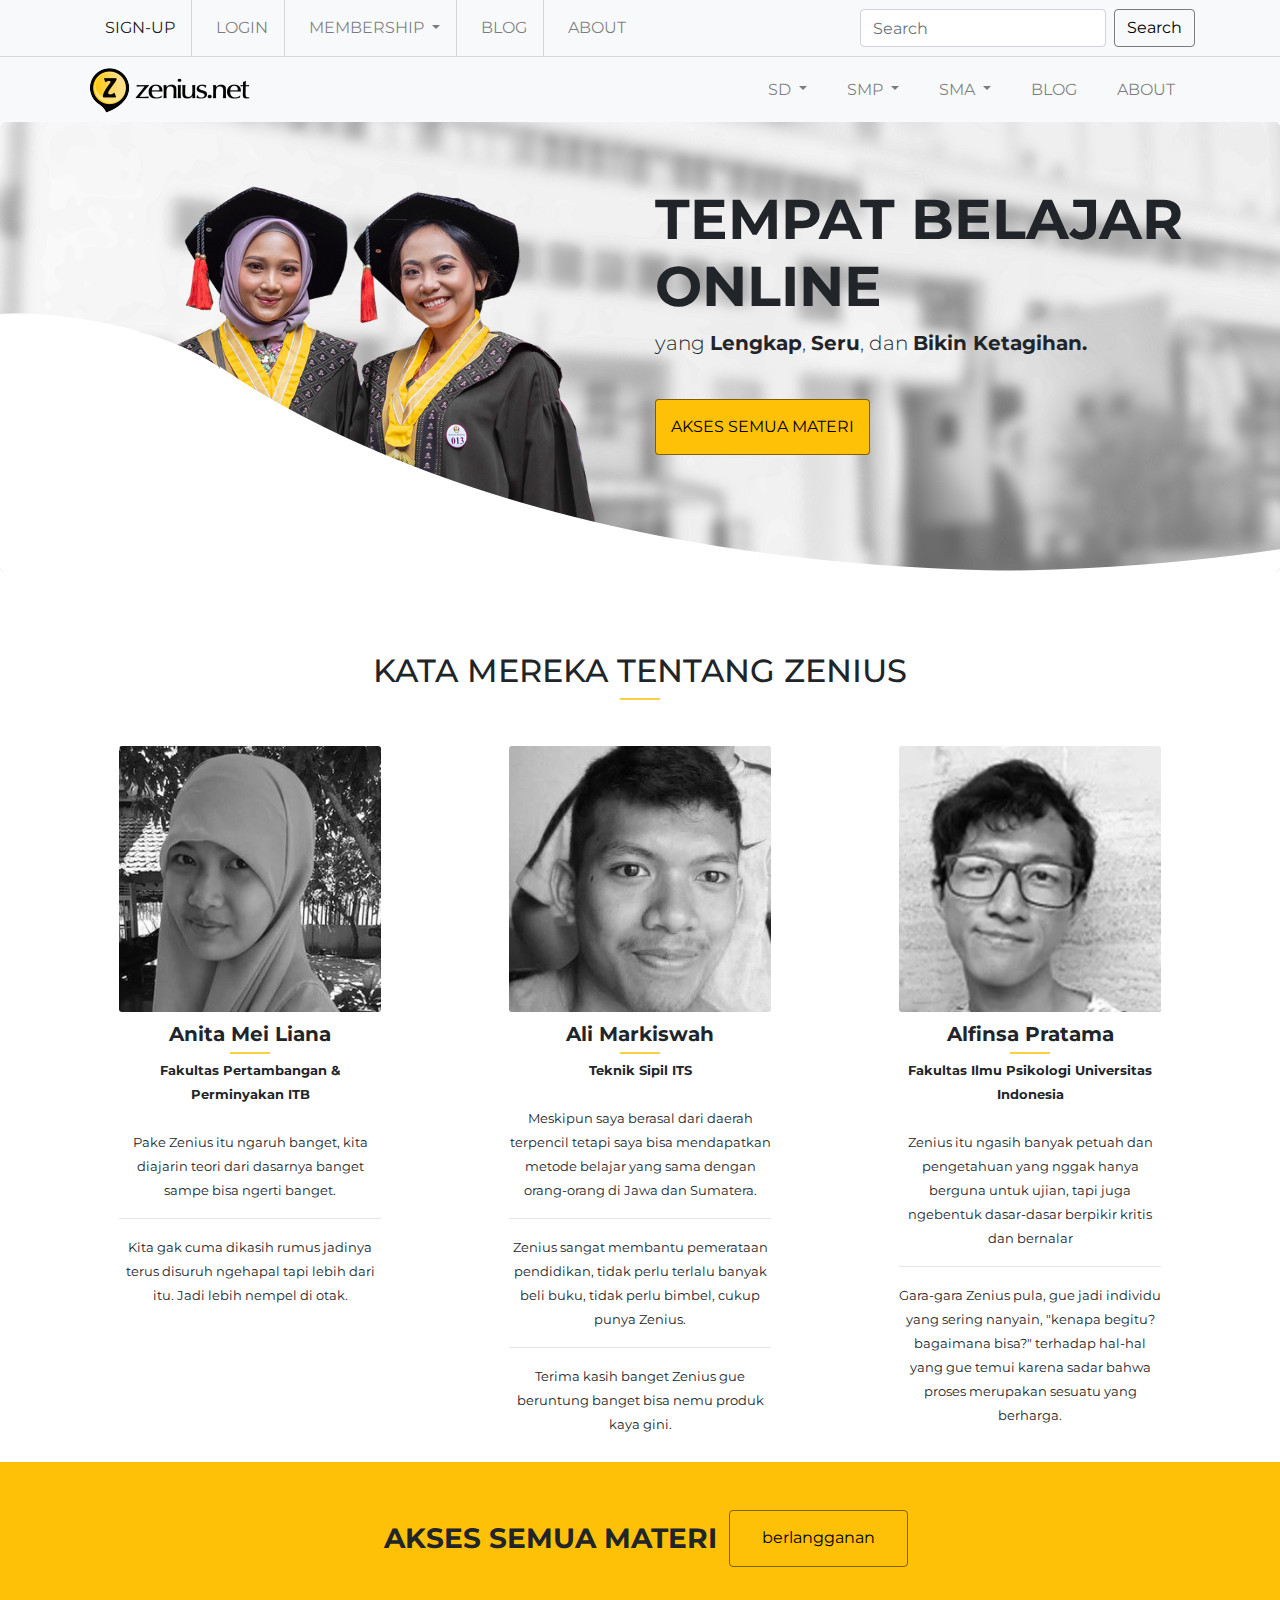
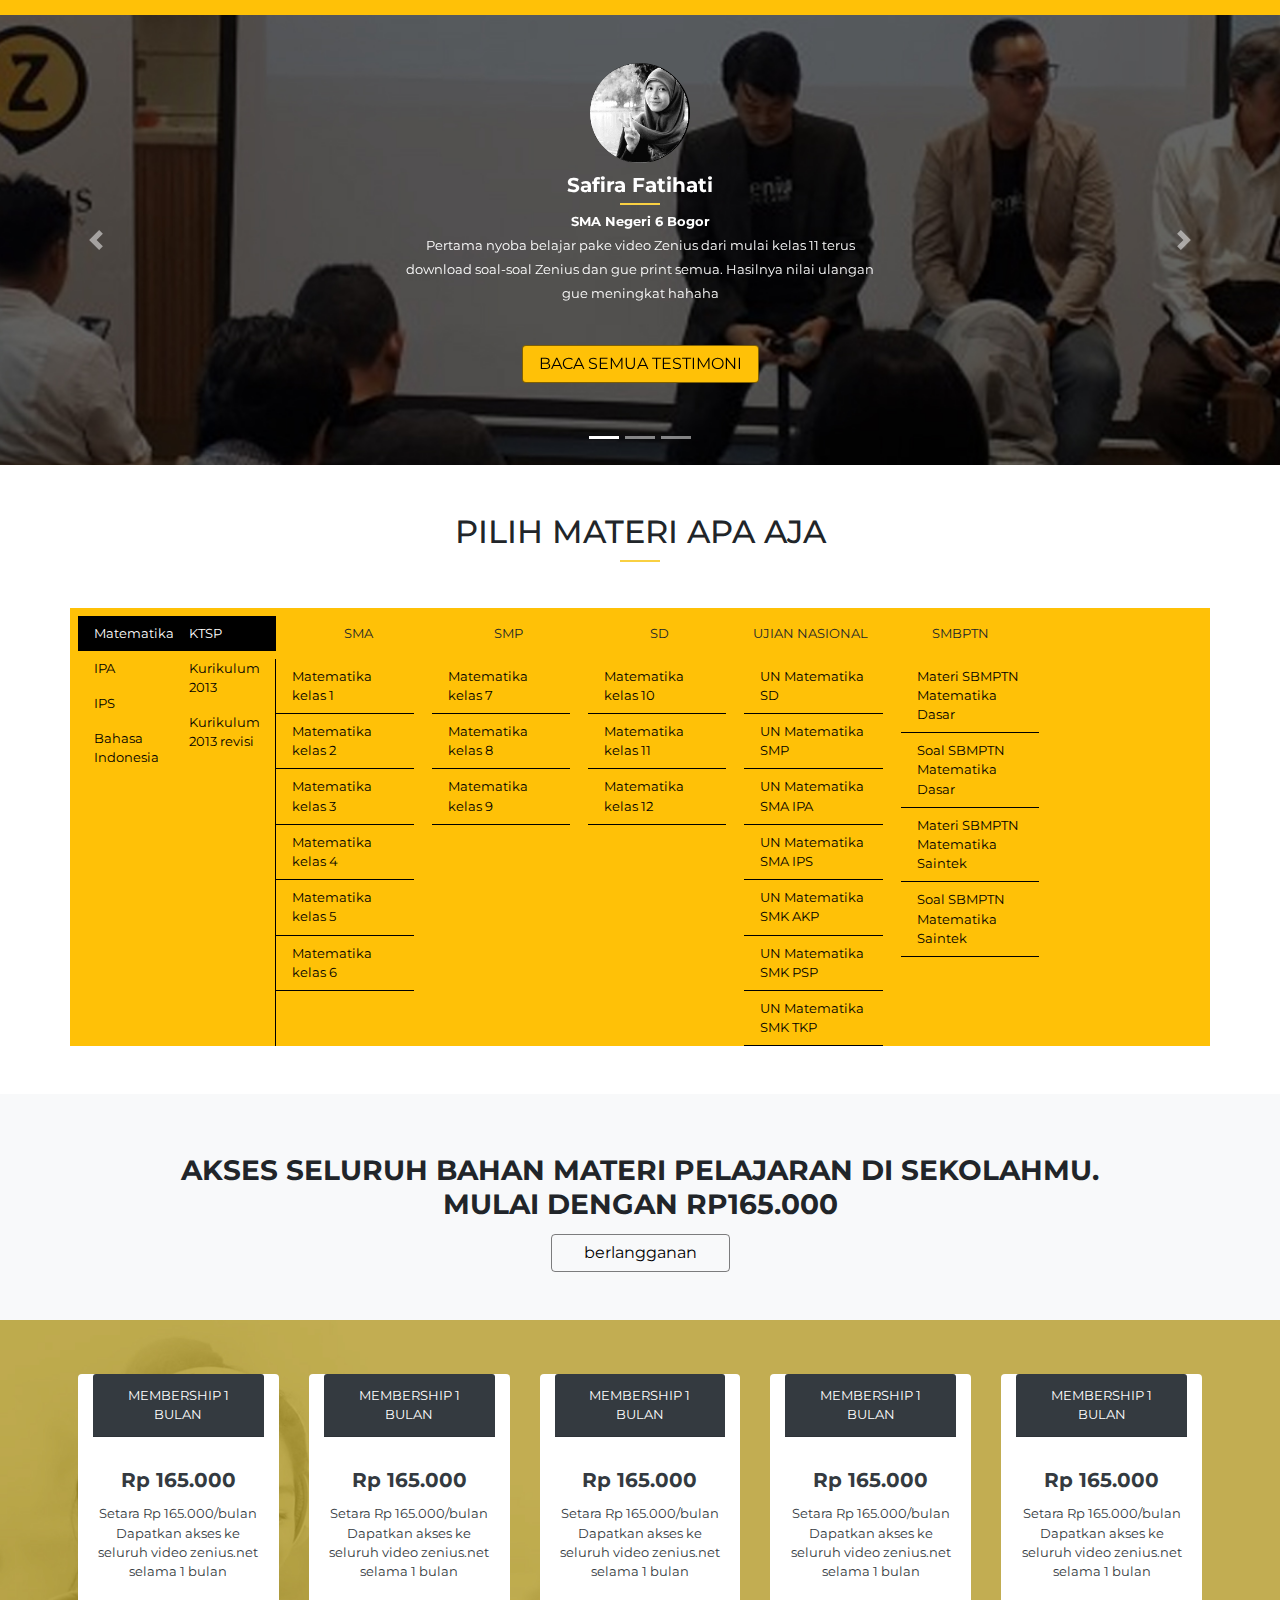
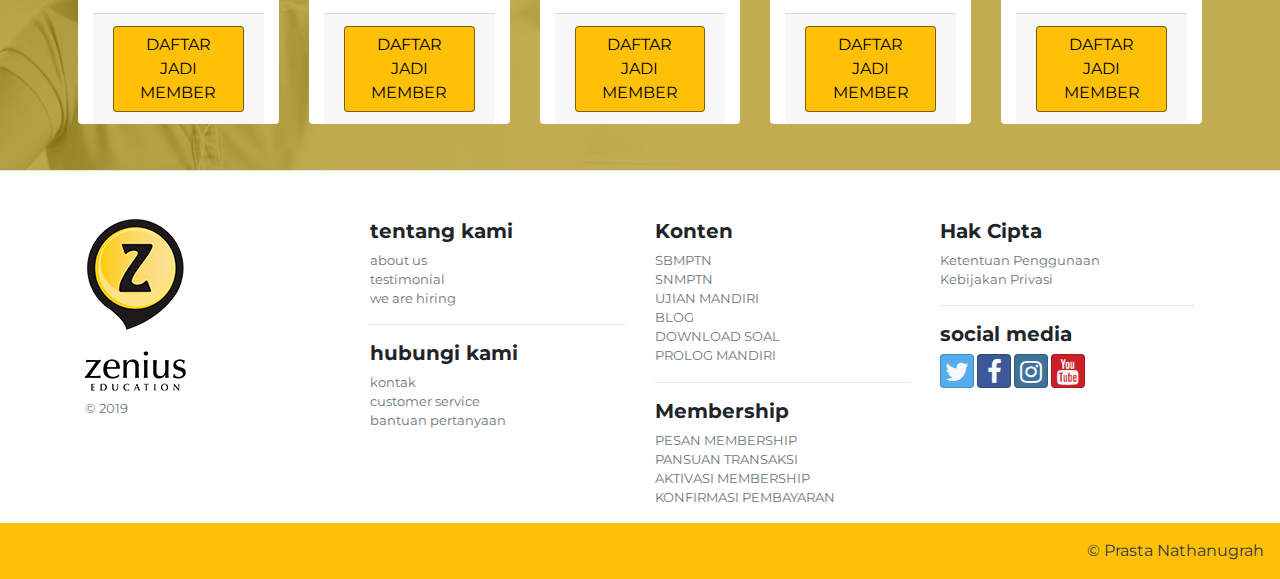
<file: index.html>
<!doctype html>
<html lang="en">
  <head>
    <!-- Required meta tags -->
    <meta charset="utf-8">
    <meta name="viewport" content="width=device-width, initial-scale=1, shrink-to-fit=no">

    <!-- Bootstrap CSS -->
    <link rel="stylesheet" href="css/custom.css">
    <link rel="stylesheet" href="css/animate.css">
    <link href="https://fonts.googleapis.com/css?family=Montserrat:300,400,600,700,900&display=swap" rel="stylesheet">
    <link rel="stylesheet" href="https://stackpath.bootstrapcdn.com/font-awesome/4.7.0/css/font-awesome.min.css">
    <link rel="stylesheet" href="css/bootstrap-social.css">
    <title>Zenius!</title>
  </head>
  <body>
    <nav class="navbar nav-top navbar-expand-lg  navbar-light bg-light">
      <div class="container">
        <a class="navbar-brand mobile-brand" href="#"><img src="img/logo-mobile.png" alt=""></a>
        <button class="navbar-toggler" type="button" data-toggle="collapse" data-target="#navbarSupportedContent" aria-controls="navbarSupportedContent" aria-expanded="false" aria-label="Toggle navigation">
          <span class="navbar-toggler-icon"></span>
        </button>
          <div class="collapse navbar-collapse" id="navbarSupportedContent">
            <ul class="navbar-nav mr-auto">
              <li class="nav-item active">
                <a class="nav-link" href="#">SIGN-UP <span class="sr-only">(current)</span></a>
              </li>
              <li class="nav-item">
                <a class="nav-link" href="#">LOGIN</a>
              </li>
              <li class="nav-item dropdown">
                <a class="nav-link dropdown-toggle" href="#" id="navbarDropdown1" role="button" data-toggle="dropdown" aria-haspopup="true" aria-expanded="false">
                  MEMBERSHIP
                </a>
                <div class="dropdown-menu" aria-labelledby="navbarDropdown1">
                  <a class="dropdown-item" >BELI</a>
                  <a class="dropdown-item" href="#">KONFIRMASI PEMBAYARAN</a>
                  <a class="dropdown-item" href="#">AKTIVASI</a>
                </div>
              </li>
              <li class="nav-item dropdown d-block d-lg-none">
                <a class="nav-link dropdown-toggle" href="http://example.com" id="navbarDropdownMenuLink" data-toggle="dropdown" aria-haspopup="true" aria-expanded="false">
                  SD
                </a>
                <ul class="dropdown-menu" aria-labelledby="navbarDropdownMenuLink">
                  <li class="dropdown-submenu">
                    <a class="dropdown-item dropdown-toggle" href="#">Kelas 1</a>
                    <ul class="dropdown-menu">
                      <li><a class="dropdown-item" href="#">Matematika</a></li>
                    </ul>
                  </li>
                  <li class="dropdown-submenu">
                    <a class="dropdown-item dropdown-toggle" href="#">Kelas 2</a>
                    <ul class="dropdown-menu">
                      <li><a class="dropdown-item" href="#">Matematika</a></li>
                    </ul>
                  </li>
                  <li class="dropdown-submenu">
                    <a class="dropdown-item dropdown-toggle" href="#">Kelas 3</a>
                    <ul class="dropdown-menu">
                      <li><a class="dropdown-item" href="#">Matematika</a></li>
                    </ul>
                  </li>
                  <li class="dropdown-submenu">
                    <a class="dropdown-item dropdown-toggle" href="#">Kelas 4</a>
                    <ul class="dropdown-menu">
                      <li><a class="dropdown-item" href="#">Matematika</a></li>
                    </ul>
                  </li>
                  <li class="dropdown-submenu">
                    <a class="dropdown-item dropdown-toggle" href="#">Kelas 5</a>
                    <ul class="dropdown-menu">
                      <li><a class="dropdown-item" href="#">Matematika</a></li>
                    </ul>
                  </li>
                  <li class="dropdown-submenu">
                    <a class="dropdown-item dropdown-toggle" href="#">Kelas 6</a>
                    <ul class="dropdown-menu">
                      <li><a class="dropdown-item" href="#">Matematika</a></li>
                    </ul>
                  </li>
                </ul>
              </li>
              <li class="nav-item dropdown d-block d-lg-none">
                <a class="nav-link dropdown-toggle" href="http://example.com" id="navbarDropdownMenuLink" data-toggle="dropdown" aria-haspopup="true" aria-expanded="false">
                  SMP
                </a>
                <ul class="dropdown-menu" aria-labelledby="navbarDropdownMenuLink">
                  <li class="dropdown-submenu">
                    <a class="dropdown-item dropdown-toggle" href="#">Kelas 7</a>
                    <ul class="dropdown-menu">
                      <li><a class="dropdown-item" href="#">Matematika</a></li>
                    </ul>
                  </li>
                  <li class="dropdown-submenu">
                    <a class="dropdown-item dropdown-toggle" href="#">Kelas 8</a>
                    <ul class="dropdown-menu">
                      <li><a class="dropdown-item" href="#">Matematika</a></li>
                    </ul>
                  </li>
                  <li class="dropdown-submenu">
                    <a class="dropdown-item dropdown-toggle" href="#">Kelas 9</a>
                    <ul class="dropdown-menu">
                      <li><a class="dropdown-item" href="#">Matematika</a></li>
                    </ul>
                  </li>
                </ul>
              </li>
              <li class="nav-item dropdown d-block d-lg-none">
                <a class="nav-link dropdown-toggle" href="http://example.com" id="navbarDropdownMenuLink" data-toggle="dropdown" aria-haspopup="true" aria-expanded="false">
                  SMP
                </a>
                <ul class="dropdown-menu" aria-labelledby="navbarDropdownMenuLink">
                  <li class="dropdown-submenu">
                    <a class="dropdown-item dropdown-toggle" href="#">Kelas 10</a>
                    <ul class="dropdown-menu">
                      <li><a class="dropdown-item" href="#">Matematika</a></li>
                    </ul>
                  </li>
                  <li class="dropdown-submenu">
                    <a class="dropdown-item dropdown-toggle" href="#">Kelas 11</a>
                    <ul class="dropdown-menu">
                      <li><a class="dropdown-item" href="#">Matematika</a></li>
                    </ul>
                  </li>
                  <li class="dropdown-submenu">
                    <a class="dropdown-item dropdown-toggle" href="#">Kelas 12</a>
                    <ul class="dropdown-menu">
                      <li><a class="dropdown-item" href="#">Matematika</a></li>
                    </ul>
                  </li>
                </ul>
              </li>
              <li class="nav-item">
                <a class="nav-link" href="#">BLOG</a>
              </li>
              <li class="nav-item">
                <a class="nav-link" href="#">ABOUT</a>
              </li>
            </ul>
            <form class="form-inline  my-2 my-lg-0">
              <input class="form-control mr-sm-2 md-12" type="search" placeholder="Search" aria-label="Search">
              <button class="btn btn-outline-warning button8 my-2 my-sm-0 ml-auto" type="submit">Search</button>
            </form>
          </div>
      </div>
    </nav>
    <nav class="navbar nav-bottom navbar-expand-lg d-none d-md-block navbar-light bg-light sticky-top">
      <div class="container">
        <a class="navbar-brand" href="#"><img src="img/logo.png" alt=""></a>
        <button class="navbar-toggler" type="button" data-toggle="collapse" data-target="#navbarSupportedContent" aria-controls="navbarSupportedContent" aria-expanded="false" aria-label="Toggle navigation">
          <span class="navbar-toggler-icon"></span>
        </button>
        <div class="collapse navbar-collapse" id="navbarSupportedContent">
          <ul class="navbar-nav ml-auto">
            <li class="nav-item big-menu dropdown">
              <a class="nav-link  dropdown-toggle" href="#" id="navbarDropdown" role="button" data-toggle="dropdown" aria-haspopup="true" aria-expanded="false">
                SD
              </a>
              <div class="dropdown-menu" aria-labelledby="navbarDropdown">
                <div class="container">
                  <div class="row ">
                    <!-- /.col-md-4  -->
                    <div class="col-md-3  ">
                      <a href="">
                        <img src="img/sd.jpg" alt="" class="mt-25  img-fluid">
                      </a>

                    </div>
                    <!-- /.col-md-4  -->
                    <div class="col-md-3 separator">
                      <ul class="nav flex-column tab-opt selector">
                          <li class="nav-item ">
                            <a class="nav-link active"  href="#tab-1" data-toggle="tab" >SD Kelas 1</a>
                          </li>
                          <li class="nav-item">
                            <a class="nav-link "  href="#tab-2" data-toggle="tab">SD Kelas 2</a>
                          </li>
                          <li class="nav-item">
                            <a class="nav-link"   href="#tab-3" data-toggle="tab">SD Kelas 3</a>
                          </li>
                          <li class="nav-item">
                            <a class="nav-link"  href="#tab-4" data-toggle="tab">SD Kelas 4</a>
                          </li>
                          <li class="nav-item">
                            <a class="nav-link"  href="#tab-5" data-toggle="tab">SD Kelas 5</a>
                          </li>
                          <li class="nav-item">
                            <a class="nav-link"  href="#tab-6" data-toggle="tab">SD Kelas 6</a>
                          </li>
                          <li class="nav-item">
                            <a class="nav-link"  href="#tab-7" data-toggle="tab">UN SD</a>
                          </li>
                      </ul>
                    </div>
                    <!-- /.col-md-4  -->
                    <div class="col-md-6 tab-content ">
                      <div class="tab-pane active" id="tab-1">
                        <div class="sub-header">
                          kelas 1 SD
                        </div>
                        <ul class="nav flex-column">
                            <li class="nav-item">
                              <a class="nav-link active" href="#">Matematika</a>
                            </li>
                        </ul>
                      </div>
                      <div class="tab-pane" id="tab-2">
                        <div class="sub-header">
                          kelas 2 SD
                        </div>
                        <ul class="nav flex-column">

                            <li class="nav-item">
                              <a class="nav-link" href="#">Matematika</a>
                            </li>
                        </ul>
                      </div>
                      <div class="tab-pane" id="tab-3">
                        <div class="sub-header">
                          kelas 3 SD
                        </div>
                        <ul class="nav flex-column">
                          <li class="nav-item">
                            <a class="nav-link" href="#">Matematika</a>
                          </li>
                        </ul>
                      </div>
                      <div class="tab-pane" id="tab-4">
                        <div class="sub-header">
                          kelas 4 SD
                        </div>
                        <ul class="nav flex-column">
                            <li class="nav-item">
                              <a class="nav-link" href="#">Matematika</a>
                            </li>
                            <li class="nav-item">
                              <a class="nav-link" href="#">Sains</a>
                            </li>
                            <li class="nav-item">
                              <a class="nav-link" href="#">Bahasa Inggris</a>
                            </li>
                        </ul>
                      </div>
                      <div class="tab-pane" id="tab-5">
                        <div class="sub-header">
                          kelas 5 SD
                        </div>
                        <ul class="nav flex-column">
                            <li class="nav-item">
                              <a class="nav-link" href="#">Matematika</a>
                            </li>
                            <li class="nav-item">
                              <a class="nav-link" href="#">Sains</a>
                            </li>
                            <li class="nav-item">
                              <a class="nav-link" href="#">Bahasa Inggris</a>
                            </li>
                        </ul>
                      </div>
                      <div class="tab-pane" id="tab-6">
                        <div class="sub-header">
                          kelas 6 SD
                        </div>
                        <ul class="nav flex-column">
                            <li class="nav-item">
                              <a class="nav-link" href="#">Matematika</a>
                            </li>
                            <li class="nav-item">
                              <a class="nav-link" href="#">Sains</a>
                            </li>
                            <li class="nav-item">
                              <a class="nav-link" href="#">Bahasa Indonesia</a>
                            </li>
                            <li class="nav-item">
                              <a class="nav-link" href="#">Bahasa Inggris</a>
                            </li>
                        </ul>
                      </div>
                      <div class="tab-pane" id="tab-7">
                        <div class="sub-header">
                          UN SD
                        </div>
                        <ul class="nav flex-column">
                            <li class="nav-item">
                              <a class="nav-link" href="#">UN SD Matematika</a>
                            </li>
                            <li class="nav-item">
                              <a class="nav-link" href="#">UN SD Sains</a>
                            </li>
                            <li class="nav-item">
                              <a class="nav-link" href="#">UN SD Bahasa Indonesia</a>
                            </li>
                        </ul>
                      </div>
                    </div>
                  </div>
                </div>
                <!--  /.container  -->
              </div>
            </li>
            <li class="nav-item big-menu dropdown">
              <a class="nav-link  dropdown-toggle" href="#" id="navbarDropdown" role="button" data-toggle="dropdown" aria-haspopup="true" aria-expanded="false">
                SMP
              </a>
              <div class="dropdown-menu" aria-labelledby="navbarDropdown">
                <div class="container">
                  <div class="row ">
                    <!-- /.col-md-4  -->
                    <div class="col-md-3  ">
                      <a href="">
                        <img src="img/smp.jpg" alt="" class="mt-25 img-fluid">
                      </a>

                    </div>
                    <!-- /.col-md-4  -->
                    <div class="col-md-3 separator">
                      <ul class="nav flex-column selector">
                          <li class="nav-item ">
                            <a class="nav-link active" id="kelas7" href="#tab-8" data-toggle="tab" >Kelas 7</a>
                          </li>
                          <li class="nav-item">
                            <a class="nav-link " id="kelas8" href="#tab-9" data-toggle="tab">Kelas 8</a>
                          </li>
                          <li class="nav-item">
                            <a class="nav-link" id="kelas9"  href="#tab-10" data-toggle="tab">Kelas 9</a>
                          </li>
                          <li class="nav-item">
                            <a class="nav-link" id="kelas9a" href="#tab-11" data-toggle="tab">UN SMP</a>
                          </li>
                      </ul>
                    </div>
                    <!-- /.col-md-4  -->
                    <div class="col-md-6 tab-content ">
                      <div class="tab-pane active" id="tab-8">
                        <div class="row">
                          <div class="col-md-6">
                            <div class="sub-header">
                              KTSP
                            </div>
                            <ul class="nav flex-column">
                                <li class="nav-item">
                                  <a class="nav-link active" href="#">Matematika</a>
                                </li>
                                <li class="nav-item">
                                  <a class="nav-link active" href="#">Bahasa Inggris</a>
                                </li>
                                <li class="nav-item">
                                  <a class="nav-link active" href="#">Fisika</a>
                                </li>
                                <li class="nav-item">
                                  <a class="nav-link active" href="#">Biologi</a>
                                </li>
                                <li class="nav-item">
                                  <a class="nav-link active" href="#">Bahasa Indonesia</a>
                                </li>
                            </ul>
                          </div>
                          <div class="col-md-6">
                            <div class="sub-header">
                              Kurikulum 2013
                            </div>
                            <ul class="nav flex-column">
                                <li class="nav-item">
                                  <a class="nav-link active" href="#">Matematika</a>
                                </li>
                                <li class="nav-item">
                                  <a class="nav-link active" href="#">Bahasa Inggris</a>
                                </li>
                                <li class="nav-item">
                                  <a class="nav-link active" href="#">IPA</a>
                                </li>
                                <li class="nav-item">
                                  <a class="nav-link active" href="#">Bahasa Indonesia</a>
                                </li>
                            </ul>
                          </div>
                        </div>
                      </div>
                      <div class="tab-pane" id="tab-9">
                        <div class="row">
                          <div class="col-md-6">
                            <div class="sub-header">
                              KTSP
                            </div>
                            <ul class="nav flex-column">
                                <li class="nav-item">
                                  <a class="nav-link active" href="#">Matematika</a>
                                </li>
                                <li class="nav-item">
                                  <a class="nav-link active" href="#">Bahasa Inggris</a>
                                </li>
                                <li class="nav-item">
                                  <a class="nav-link active" href="#">Fisika</a>
                                </li>
                                <li class="nav-item">
                                  <a class="nav-link active" href="#">Biologi</a>
                                </li>
                                <li class="nav-item">
                                  <a class="nav-link active" href="#">Bahasa Indonesia</a>
                                </li>
                            </ul>
                          </div>
                          <div class="col-md-6">
                            <div class="sub-header">
                              Kurikulum 2013
                            </div>
                            <ul class="nav flex-column">
                                <li class="nav-item">
                                  <a class="nav-link active" href="#">Matematika</a>
                                </li>
                                <li class="nav-item">
                                  <a class="nav-link active" href="#">Bahasa Inggris</a>
                                </li>
                                <li class="nav-item">
                                  <a class="nav-link active" href="#">IPA</a>
                                </li>
                                <li class="nav-item">
                                  <a class="nav-link active" href="#">Bahasa Indonesia</a>
                                </li>
                            </ul>
                          </div>
                        </div>
                      </div>
                      <div class="tab-pane" id="tab-10">
                        <div class="row">
                          <div class="col-md-6">
                            <div class="sub-header">
                              KTSP
                            </div>
                            <ul class="nav flex-column">
                                <li class="nav-item">
                                  <a class="nav-link active" href="#">Matematika</a>
                                </li>
                                <li class="nav-item">
                                  <a class="nav-link active" href="#">Bahasa Inggris</a>
                                </li>
                                <li class="nav-item">
                                  <a class="nav-link active" href="#">Fisika</a>
                                </li>
                                <li class="nav-item">
                                  <a class="nav-link active" href="#">Biologi</a>
                                </li>
                                <li class="nav-item">
                                  <a class="nav-link active" href="#">Bahasa Indonesia</a>
                                </li>
                            </ul>
                          </div>
                          <div class="col-md-6">
                            <div class="sub-header">
                              Kurikulum 2013
                            </div>
                            <ul class="nav flex-column">
                                <li class="nav-item">
                                  <a class="nav-link active" href="#">Matematika</a>
                                </li>
                                <li class="nav-item">
                                  <a class="nav-link active" href="#">Bahasa Inggris</a>
                                </li>
                                <li class="nav-item">
                                  <a class="nav-link active" href="#">IPA</a>
                                </li>
                                <li class="nav-item">
                                  <a class="nav-link active" href="#">Bahasa Indonesia</a>
                                </li>
                            </ul>
                          </div>
                        </div>
                      </div>
                      <div class="tab-pane" id="tab-11">
                        <div class="row">
                          <div class="col-md-6">
                            <div class="sub-header">
                              Persiapan per Bab
                            </div>
                            <ul class="nav flex-column">
                                <li class="nav-item">
                                  <a class="nav-link active" href="#">Matematika</a>
                                </li>
                                <li class="nav-item">
                                  <a class="nav-link active" href="#">Bahasa Inggris</a>
                                </li>
                                <li class="nav-item">
                                  <a class="nav-link active" href="#">IPA</a>
                                </li>
                            </ul>
                          </div>
                          <div class="col-md-6">
                            <div class="sub-header">
                              Soal UN SMP
                            </div>
                            <ul class="nav flex-column">
                                <li class="nav-item">
                                  <a class="nav-link active" href="#">UN SMP Matematika</a>
                                </li>
                                <li class="nav-item">
                                  <a class="nav-link active" href="#">UN SMPBahasa Inggris</a>
                                </li>
                                <li class="nav-item">
                                  <a class="nav-link active" href="#">UN SMP IPA</a>
                                </li>
                                <li class="nav-item">
                                  <a class="nav-link active" href="#">UN SMP Bahasa Indonesia</a>
                                </li>
                            </ul>
                          </div>
                        </div>
                      </div>
                    </div>
                  </div>
                </div>
                <!--  /.container  -->
              </div>
            </li>
            <li class="nav-item big-menu dropdown">
              <a class="nav-link  dropdown-toggle" href="#" id="navbarDropdown" role="button" data-toggle="dropdown" aria-haspopup="true" aria-expanded="false">
                SMA
              </a>
              <div class="dropdown-menu" aria-labelledby="navbarDropdown">
                <div class="container">
                  <div class="row ">
                    <!-- /.col-md-4  -->
                    <div class="col-md-3  ">
                      <a href="">
                        <img src="img/sma.jpg" alt="" class="mt-25 img-fluid">
                      </a>

                    </div>
                    <!-- /.col-md-4  -->
                    <div class="col-md-3 separator">
                      <ul class="nav flex-column selector">
                          <li class="nav-item ">
                            <a class="nav-link active" id="kelas10" href="#tab-12" data-toggle="tab" >Kelas 10</a>
                          </li>
                          <li class="nav-item">
                            <a class="nav-link " id="kelas11" href="#tab-13" data-toggle="tab">Kelas 11</a>
                          </li>
                          <li class="nav-item">
                            <a class="nav-link" id="kelas12"  href="#tab-14" data-toggle="tab">Kelas 12</a>
                          </li>
                          <li class="nav-item">
                            <a class="nav-link" id="kelas9a" href="#tab-15" data-toggle="tab">UN SMA</a>
                          </li>
                          <li class="nav-item">
                            <a class="nav-link" id="kelas9a" href="#tab-16" data-toggle="tab">UN SMK</a>
                          </li>
                      </ul>
                    </div>
                    <!-- /.col-md-4  -->
                    <div class="col-md-6 tab-content ">
                      <div class="tab-pane active" id="tab-12">
                        <div class="row">
                          <div class="col-md-6">
                            <div class="sub-header">
                              KTSP
                            </div>
                            <ul class="nav flex-column">
                                <li class="nav-item">
                                  <a class="nav-link active" href="#">Matematika</a>
                                </li>
                                <li class="nav-item">
                                  <a class="nav-link active" href="#">Bahasa Inggris</a>
                                </li>
                                <li class="nav-item">
                                  <a class="nav-link active" href="#">Fisika</a>
                                </li>
                                <li class="nav-item">
                                  <a class="nav-link active" href="#">Biologi</a>
                                </li>
                                <li class="nav-item">
                                  <a class="nav-link active" href="#">Bahasa Indonesia</a>
                                </li>
                            </ul>
                          </div>
                          <div class="col-md-6">
                            <div class="sub-header">
                              Kurikulum 2013
                            </div>
                            <ul class="nav flex-column">
                                <li class="nav-item">
                                  <a class="nav-link active" href="#">Matematika</a>
                                </li>
                                <li class="nav-item">
                                  <a class="nav-link active" href="#">Bahasa Inggris</a>
                                </li>
                                <li class="nav-item">
                                  <a class="nav-link active" href="#">IPA</a>
                                </li>
                                <li class="nav-item">
                                  <a class="nav-link active" href="#">Bahasa Indonesia</a>
                                </li>
                            </ul>
                          </div>
                        </div>
                      </div>
                      <div class="tab-pane" id="tab-13">
                        <div class="row">
                          <div class="col-md-6">
                            <div class="sub-header">
                              KTSP
                            </div>
                            <ul class="nav flex-column">
                                <li class="nav-item">
                                  <a class="nav-link active" href="#">Matematika</a>
                                </li>
                                <li class="nav-item">
                                  <a class="nav-link active" href="#">Bahasa Inggris</a>
                                </li>
                                <li class="nav-item">
                                  <a class="nav-link active" href="#">Fisika</a>
                                </li>
                                <li class="nav-item">
                                  <a class="nav-link active" href="#">Biologi</a>
                                </li>
                                <li class="nav-item">
                                  <a class="nav-link active" href="#">Bahasa Indonesia</a>
                                </li>
                            </ul>
                          </div>
                          <div class="col-md-6">
                            <div class="sub-header">
                              Kurikulum 2013
                            </div>
                            <ul class="nav flex-column">
                                <li class="nav-item">
                                  <a class="nav-link active" href="#">Matematika</a>
                                </li>
                                <li class="nav-item">
                                  <a class="nav-link active" href="#">Bahasa Inggris</a>
                                </li>
                                <li class="nav-item">
                                  <a class="nav-link active" href="#">IPA</a>
                                </li>
                                <li class="nav-item">
                                  <a class="nav-link active" href="#">Bahasa Indonesia</a>
                                </li>
                            </ul>
                          </div>
                        </div>
                      </div>
                      <div class="tab-pane" id="tab-14">
                        <div class="row">
                          <div class="col-md-6">
                            <div class="sub-header">
                              KTSP
                            </div>
                            <ul class="nav flex-column">
                                <li class="nav-item">
                                  <a class="nav-link active" href="#">Matematika</a>
                                </li>
                                <li class="nav-item">
                                  <a class="nav-link active" href="#">Bahasa Inggris</a>
                                </li>
                                <li class="nav-item">
                                  <a class="nav-link active" href="#">Fisika</a>
                                </li>
                                <li class="nav-item">
                                  <a class="nav-link active" href="#">Biologi</a>
                                </li>
                                <li class="nav-item">
                                  <a class="nav-link active" href="#">Bahasa Indonesia</a>
                                </li>
                            </ul>
                          </div>
                          <div class="col-md-6">
                            <div class="sub-header">
                              Kurikulum 2013
                            </div>
                            <ul class="nav flex-column">
                                <li class="nav-item">
                                  <a class="nav-link active" href="#">Matematika</a>
                                </li>
                                <li class="nav-item">
                                  <a class="nav-link active" href="#">Bahasa Inggris</a>
                                </li>
                                <li class="nav-item">
                                  <a class="nav-link active" href="#">IPA</a>
                                </li>
                                <li class="nav-item">
                                  <a class="nav-link active" href="#">Bahasa Indonesia</a>
                                </li>
                            </ul>
                          </div>
                        </div>
                      </div>
                      <div class="tab-pane" id="tab-15">
                        <div class="row">
                          <div class="col-md-6">
                            <div class="sub-header">
                              Persiapan per Bab
                            </div>
                            <ul class="nav flex-column">
                                <li class="nav-item">
                                  <a class="nav-link active" href="#">Matematika</a>
                                </li>
                                <li class="nav-item">
                                  <a class="nav-link active" href="#">Bahasa Inggris</a>
                                </li>
                                <li class="nav-item">
                                  <a class="nav-link active" href="#">IPA</a>
                                </li>
                            </ul>
                          </div>
                          <div class="col-md-6">
                            <div class="sub-header">
                              Soal UN SMP
                            </div>
                            <ul class="nav flex-column">
                                <li class="nav-item">
                                  <a class="nav-link active" href="#">UN SMP Matematika</a>
                                </li>
                                <li class="nav-item">
                                  <a class="nav-link active" href="#">UN SMPBahasa Inggris</a>
                                </li>
                                <li class="nav-item">
                                  <a class="nav-link active" href="#">UN SMP IPA</a>
                                </li>
                                <li class="nav-item">
                                  <a class="nav-link active" href="#">UN SMP Bahasa Indonesia</a>
                                </li>
                            </ul>
                          </div>
                        </div>
                      </div>
                    </div>
                  </div>
                </div>
                <!--  /.container  -->
              </div>
            </li>
            <li class="nav-item">
              <a class="nav-link" href="#">BLOG</a>
            </li>
            <li class="nav-item">
              <a class="nav-link" href="#">ABOUT</a>
            </li>
          </ul>
        </div>
      </div>
    </nav>

  <section>
    <div class="jumbotron">
      <div class="container">
        <div class=" row justify-content-center">
          <div class="col-lg-6 col-md-12 d-none d-lg-block">
            <img class="img-fluid img-banner animated slideInUp" src="img/MAHASISWI.png" alt="">
          </div>
          <div class="col-md-12 d-none d-lg-block col-lg-6 text-md-center text-center text-sm-center text-lg-left">
            <h1 class="display-4 font-weight-bold animated fadeInDown">TEMPAT BELAJAR<br>ONLINE</h1>
            <p class="lead animated fadeInRight">yang <span class="font-weight-bold">Lengkap</span>, <span class="font-weight-bold">Seru</span>, dan <span class="font-weight-bold">Bikin Ketagihan.</span></p>
            <a class="btn btn-warning button8 mt-25 z-100 cta animated fadeInUp delay-1s" href="#" role="button">AKSES SEMUA MATERI</a>
          </div>
          <div class="col-md-12 d-block d-lg-none col-lg-6 text-md-center text-center text-sm-center text-lg-left">
            <h1 class="font-weight-bold animated fadeInDown">TEMPAT BELAJAR<br>ONLINE</h1>
            <p class="lead animated fadeInRight">yang <span class="font-weight-bold">Lengkap</span>, <span class="font-weight-bold">Seru</span>, dan <span class="font-weight-bold">Bikin Ketagihan.</span></p>
            <a class="btn btn-warning button8 mt-25 z-100 cta animated fadeInUp delay-1s" href="#" role="button">AKSES SEMUA MATERI</a>
          </div>
        </div>
      </div>
    </div>
  </section>

  <section>
    <div class="container">
      <div class="row ">
        <div class="section-title col-lg-12 mt-5">
          <h2 class="title animated fadeInUp delay-2s">kata mereka tentang zenius</h2>
        </div>
        <div class="card-deck justify-content-lg-around mt-5 ">
          <div class="card col-lg-3 col-md-4 animated fadeInUp delay-2s">
            <img class="card-img-top card-img" src="img/anita.jpg" alt="Card image cap">
            <div class="card-body text-center">
              <div class="section-title">
                <h5 class="card-title font-weight-bold ">Anita Mei Liana</h5>
              </div>
              <p class="card-text">
                <span class="small font-weight-bold">Fakultas Pertambangan
                & Perminyakan ITB</span>
                <br>  <br>
                <span class="small">Pake Zenius itu ngaruh banget, kita diajarin teori dari dasarnya banget
                sampe bisa ngerti banget.</span>
                <hr>
                <span class="small">Kita gak cuma dikasih rumus jadinya terus disuruh ngehapal tapi lebih dari itu. Jadi lebih nempel di otak.</span>
              </p>
            </div>
          </div>
          <div class="card col-lg-3 col-md-4 animated fadeInUp delay-2s">
            <img class="card-img-top card-img" src="img/ali.jpg" alt="Card image cap">
            <div class="card-body text-center">
              <div class="section-title">
                <h5 class="card-title font-weight-bold ">Ali Markiswah</h5>
              </div>
              <p class="card-text">
                <span class="small font-weight-bold">Teknik Sipil ITS</span>
                <br><br>
                <span class="small">Meskipun saya berasal dari daerah terpencil tetapi saya bisa mendapatkan metode belajar yang sama dengan orang-orang di Jawa dan Sumatera.</span>
                      <hr>
                <span class="small">      Zenius sangat membantu pemerataan pendidikan, tidak perlu terlalu banyak beli buku, tidak perlu bimbel, cukup punya Zenius.</span>
                      <hr>
                <span class="small">      Terima kasih banget Zenius gue beruntung banget bisa nemu produk kaya gini.</span>
              </p>
            </div>
          </div>
          <div class="card col-lg-3 col-md-4 animated fadeInUp delay-2s">
            <img class="card-img-top card-img" src="img/alfiansa.jpg" alt="Card image cap">
            <div class="card-body text-center">
              <div class="section-title">
                <h5 class="card-title font-weight-bold ">Alfinsa Pratama</h5>
              </div>
              <p class="card-text">
                <span class="small font-weight-bold">Fakultas Ilmu Psikologi
                Universitas Indonesia</span>
                <br><br>
                <span class="small"> Zenius itu ngasih banyak petuah dan pengetahuan yang nggak hanya berguna untuk ujian, tapi juga ngebentuk dasar-dasar berpikir kritis dan bernalar</span>
                <hr>
                <span class="small">Gara-gara Zenius pula, gue jadi individu yang sering nanyain, "kenapa begitu? bagaimana bisa?" terhadap hal-hal yang gue temui karena sadar bahwa proses merupakan sesuatu yang berharga.</span>
              </p>
            </div>
          </div>
        </div>
      </div>
    </div>
    <div class="bg-warning text-uppercase">
        <div class="container p-5">
          <div class="row  justify-content-center">
            <h3 class=" text-center font-weight-bolder p-1 m-2 asm animated">akses semua materi</h3>
            <button class="btn btn-outline-warning button8 col-md-3 col-lg-2  col-sm-12 asmb animated" type="submit">berlangganan</button>
          </div>
        </div>
    </div>
  </section>

  <section>
    <div id="carouselExampleIndicators" class="carousel slide" data-ride="carousel">
      <ol class="carousel-indicators">
        <li data-target="#carouselExampleIndicators" data-slide-to="0" class="active"></li>
        <li data-target="#carouselExampleIndicators" data-slide-to="1"></li>
        <li data-target="#carouselExampleIndicators" data-slide-to="2"></li>
      </ol>
      <div class="carousel-inner jumbotron-carousel">
        <div class="carousel-item active">
          <div class="container">
            <div class="row justify-content-center">
              <div class="card col-lg-6 p-5 p-md-4 p-lg-5 col-md-6">
                <img class="card-img-top rounded-circle card-img" src="img/safira.jpg" alt="Card image cap">
                <div class="card-body text-center">
                  <div class="section-title">
                    <h5 class="card-title font-weight-bold ">Safira Fatihati</h5>
                  </div>
                  <p class="card-text">
                    <span class="small font-weight-bold">SMA Negeri 6 Bogor</span>
                    <br>
                    <span class="small">  Pertama nyoba belajar pake video Zenius dari mulai kelas 11 terus download soal-soal Zenius dan gue print semua. Hasilnya nilai ulangan gue meningkat hahaha</span>
                  </p>
                  <button class="btn btn-warning button8 col-md-6 m-lg-4 col-sm-12 text-uppercase" type="submit">baca semua testimoni</button>
                </div>
              </div>
            </div>
          </div>
        </div>
        <div class="carousel-item">
          <div class="container">
            <div class="row justify-content-center">
              <div class="card col-lg-6 p-5 p-md-4 p-lg-5 col-md-6">
                <img class="card-img-top rounded-circle card-img" src="img/sma1.jpg" alt="Card image cap">
                <div class="card-body text-center">
                  <div class="section-title">
                    <h5 class="card-title font-weight-bold ">@SMA1PSKD</h5>
                  </div>
                  <p class="card-text">
                    <span class="small font-weight-bold">Official Twitter SMA 1 PSKD Jakarta</span>
                    <br>
                    <span class="small">  For the last few years, SMA 1 PSKD has been proud to partner with @zeniuseducation for high quality study material</span>
                  </p>
                  <button class="btn btn-warning button8 col-md-6 m-lg-4 col-sm-12 text-uppercase" type="submit">baca semua testimoni</button>
                </div>
              </div>
            </div>
          </div>
        </div>
        <div class="carousel-item">
          <div class="container">
            <div class="row justify-content-center">
              <div class="card col-lg-6 p-5 p-md-4 p-lg-5 col-md-6">
                <img class="card-img-top rounded-circle card-img" src="img/zulfikar.jpg" alt="Card image cap">
                <div class="card-body text-center">
                  <div class="section-title">
                    <h5 class="card-title font-weight-bold "> Zulfikar Alfayed</h5>
                  </div>
                  <p class="card-text">
                    <span class="small font-weight-bold">via Twitter : @Feili88</span>
                    <br>
                    <span class="small">  @zeniuseducation Oke zen, gue ubah omongan gue kemaren, ELO EMANG TOP! DOUBLE KILL ZEN! THANKS ZENIUS!
                                          (Diterima di Jurusan Fisika melalui SIMAK UI & Teknik Mesin & Dirgantara ITB melalui jalur SBMPTN)</span>
                  </p>
                  <button class="btn btn-warning button8 col-md-6 m-lg-3 col-sm-12 text-uppercase" type="submit">baca semua testimoni</button>
                </div>
              </div>
            </div>
          </div>
        </div>
      </div>

      <a class="carousel-control-prev" href="#carouselExampleIndicators" role="button" data-slide="prev">
        <span class="carousel-control-prev-icon" aria-hidden="true"></span>
        <span class="sr-only">Previous</span>
      </a>
      <a class="carousel-control-next" href="#carouselExampleIndicators" role="button" data-slide="next">
        <span class="carousel-control-next-icon" aria-hidden="true"></span>
        <span class="sr-only">Next</span>
      </a>
    </div>
  </section>

  <section>
    <div class="container ">
      <div class="row justify-content-start">
        <div class="section-title col-lg-12 mt-5">
          <h2 class="title">PILIH MATERI APA AJA</h2>
        </div>
      </div>
      <div class="d-none d-lg-table">
        <!-- /.col-md-4  -->
        <div class="row bg-warning mt-5  small materi">
          <div class="col-md-1 p-2">
            <ul class="nav flex-column tab-opt selector">
                <li class="nav-item ">
                  <a class="nav-link active"  href="#tab-21" data-toggle="tab" >Matematika</a>
                </li>
                <li class="nav-item">
                  <a class="nav-link "  href="#tab-22" data-toggle="tab">IPA</a>
                </li>
                <li class="nav-item">
                  <a class="nav-link"   href="#tab-23" data-toggle="tab">IPS</a>
                </li>
                <li class="nav-item">
                  <a class="nav-link"  href="#tab-24" data-toggle="tab">Bahasa Indonesia</a>
                </li>
            </ul>
          </div>
          <!-- /.col-md-4  -->
          <div class="col-md-1 p-2 tab-content">
            <div class="tab-pane active" id="tab-21">
              <ul class="nav flex-column">
                  <li class="nav-item ">
                    <a class="nav-link  active"  href="#tab-25" data-toggle="tab">KTSP</a>
                  </li>
                  <li class="nav-item">
                    <a class="nav-link "  href="#tab-26" data-toggle="tab">Kurikulum 2013 </a>
                  </li>
                  <li class="nav-item">
                    <a class="nav-link" href="#tab-27" data-toggle="tab">Kurikulum 2013 revisi</a>
                  </li>
              </ul>
            </div>

            <div class="tab-pane" id="tab-22">
              <ul class="nav flex-column">
                <li class="nav-item">
                  <a class="nav-link " href="#">KTSP</a>
                </li>
                <li class="nav-item">
                  <a class="nav-link " href="#">Kurikulum 2013 </a>
                </li>
                <li class="nav-item">
                  <a class="nav-link " href="#">Kurikulum 2013 revisi</a>
                </li>
              </ul>
            </div>

            <div class="tab-pane" id="tab-23">
              <ul class="nav flex-column">
                <li class="nav-item">
                  <a class="nav-link " href="#">KTSP</a>
                </li>
                <li class="nav-item">
                  <a class="nav-link " href="#">Kurikulum 2013 </a>
                </li>
                <li class="nav-item">
                  <a class="nav-link " href="#">Kurikulum 2013 revisi</a>
                </li>
              </ul>
            </div>
            <div class="tab-pane" id="tab-24">
              <ul class="nav flex-column">
                <li class="nav-item">
                  <a class="nav-link " href="#">KTSP</a>
                </li>
                <li class="nav-item">
                  <a class="nav-link " href="#">Kurikulum 2013 </a>
                </li>
                <li class="nav-item">
                  <a class="nav-link " href="#">Kurikulum 2013 revisi</a>
                </li>
              </ul>
            </div>
          </div>
          <div class="col-md-10">
            <ul class="nav p-2 " >
              <li class="nav-item col-lg-2 text-center text-uppercase p-2">sma</li>
              <li class="nav-item col-lg-2 text-center text-uppercase p-2">smp</li>
              <li class="nav-item col-lg-2 text-center text-uppercase p-2">sd</li>
              <li class="nav-item col-lg-2 text-center text-uppercase p-2">ujian nasional</li>
              <li class="nav-item col-lg-2 text-center text-uppercase p-2">SMBPTN</li>
            </ul>
            <div class="tab-content pilih justify-content-center">

                <div class="tab-pane   active " id="tab-25">
                  <ul class="nav d-inline-flex col-lg-2 flex-column">
                    <li class="nav-item">
                      <a class="nav-link" href="#">Matematika kelas 1</a>
                    </li>
                    <li class="nav-item">
                      <a class="nav-link " href="#">Matematika kelas 2</a>
                    </li>
                    <li class="nav-item">
                      <a class="nav-link " href="#">Matematika kelas 3</a>
                    </li>
                    <li class="nav-item">
                      <a class="nav-link" href="#">Matematika kelas 4</a>
                    </li>
                    <li class="nav-item">
                      <a class="nav-link " href="#">Matematika kelas 5</a>
                    </li>
                    <li class="nav-item">
                      <a class="nav-link " href="#">Matematika kelas 6</a>
                    </li>
                  </ul>
                  <ul class="nav d-inline-flex col-lg-2 flex-column">
                    <li class="nav-item">
                      <a class="nav-link" href="#">Matematika kelas 7</a>
                    </li>
                    <li class="nav-item">
                      <a class="nav-link " href="#">Matematika kelas 8</a>
                    </li>
                    <li class="nav-item">
                      <a class="nav-link " href="#">Matematika kelas 9</a>
                    </li>
                  </ul>
                  <ul class="nav d-inline-flex col-lg-2 flex-column">
                    <li class="nav-item">
                      <a class="nav-link" href="#">Matematika kelas 10</a>
                    </li>
                    <li class="nav-item">
                      <a class="nav-link " href="#">Matematika kelas 11</a>
                    </li>
                    <li class="nav-item">
                      <a class="nav-link " href="#">Matematika kelas 12</a>
                    </li>
                  </ul>
                  <ul class="nav d-inline-flex col-lg-2 flex-column">
                    <li class="nav-item">
                      <a class="nav-link" href="#">UN Matematika SD</a>
                    </li>
                    <li class="nav-item">
                      <a class="nav-link " href="#">UN Matematika SMP</a>
                    </li>
                    <li class="nav-item">
                      <a class="nav-link " href="#">UN Matematika SMA IPA</a>
                    </li>
                    <li class="nav-item">
                      <a class="nav-link" href="#">UN Matematika SMA IPS</a>
                    </li>
                    <li class="nav-item">
                      <a class="nav-link " href="#">UN Matematika SMK AKP</a>
                    </li>
                    <li class="nav-item">
                      <a class="nav-link " href="#">UN Matematika SMK PSP</a>
                    </li>
                    <li class="nav-item">
                      <a class="nav-link " href="#">UN Matematika SMK TKP</a>
                    </li>
                  </ul>
                  <ul class="nav d-inline-flex col-lg-2 flex-column">
                    <li class="nav-item">
                      <a class="nav-link" href="#">Materi SBMPTN Matematika Dasar</a>
                    </li>
                    <li class="nav-item">
                      <a class="nav-link " href="#">Soal SBMPTN Matematika Dasar</a>
                    </li>
                    <li class="nav-item">
                      <a class="nav-link " href="#">Materi SBMPTN Matematika Saintek</a>
                    </li>
                    <li class="nav-item">
                      <a class="nav-link " href="#">Soal SBMPTN Matematika Saintek</a>
                    </li>
                  </ul>
                </div>

                <div class="tab-pane   " id="tab-26">
                  <ul class="nav d-inline-flex col-lg-2 flex-column">

                  </ul>
                  <ul class="nav d-inline-flex col-lg-2 flex-column">
                    <li class="nav-item">
                      <a class="nav-link" href="#">Matematika kelas 7</a>
                    </li>
                    <li class="nav-item">
                      <a class="nav-link " href="#">Matematika kelas 8</a>
                    </li>
                    <li class="nav-item">
                      <a class="nav-link " href="#">Matematika kelas 9</a>
                    </li>
                  </ul>
                  <ul class="nav d-inline-flex col-lg-2 flex-column">
                    <li class="nav-item">
                      <a class="nav-link" href="#">Matematika kelas 10</a>
                    </li>
                    <li class="nav-item">
                      <a class="nav-link " href="#">Matematika kelas 11</a>
                    </li>
                    <li class="nav-item">
                      <a class="nav-link " href="#">Matematika kelas 12</a>
                    </li>
                  </ul>
                  <ul class="nav d-inline-flex col-lg-2 flex-column">
                    <li class="nav-item">
                      <a class="nav-link" href="#">UN Matematika SD</a>
                    </li>
                    <li class="nav-item">
                      <a class="nav-link " href="#">UN Matematika SMP</a>
                    </li>
                    <li class="nav-item">
                      <a class="nav-link " href="#">UN Matematika SMA IPA</a>
                    </li>
                    <li class="nav-item">
                      <a class="nav-link" href="#">UN Matematika SMA IPS</a>
                    </li>
                    <li class="nav-item">
                      <a class="nav-link " href="#">UN Matematika SMK AKP</a>
                    </li>
                    <li class="nav-item">
                      <a class="nav-link " href="#">UN Matematika SMK PSP</a>
                    </li>
                    <li class="nav-item">
                      <a class="nav-link " href="#">UN Matematika SMK TKP</a>
                    </li>
                  </ul>
                  <ul class="nav d-inline-flex col-lg-2 flex-column">
                    <li class="nav-item">
                      <a class="nav-link" href="#">Materi SBMPTN Matematika Dasar</a>
                    </li>
                    <li class="nav-item">
                      <a class="nav-link " href="#">Soal SBMPTN Matematika Dasar</a>
                    </li>
                    <li class="nav-item">
                      <a class="nav-link " href="#">Materi SBMPTN Matematika Saintek</a>
                    </li>
                    <li class="nav-item">
                      <a class="nav-link " href="#">Soal SBMPTN Matematika Saintek</a>
                    </li>
                  </ul>
                </div>


                <div class="tab-pane" id="tab-27">
                  <ul class="nav d-inline-flex col-lg-2 ">

                  </ul>
                  <ul class="nav d-inline-flex col-lg-2 ">

                  </ul>
                  <ul class="nav d-inline-flex col-lg-2 ">
                    <li class="nav-item">
                      <a class="nav-link" href="#">Matematika kelas 10</a>
                    </li>
                    <li class="nav-item">
                      <a class="nav-link " href="#">Matematika kelas 11</a>
                    </li>
                    <li class="nav-item">
                      <a class="nav-link " href="#">Matematika kelas 12</a>
                    </li>
                  </ul>
                  <ul class="nav d-inline-flex col-lg-2 ">
                    <li class="nav-item">
                      <a class="nav-link" href="#">UN Matematika SD</a>
                    </li>
                    <li class="nav-item">
                      <a class="nav-link " href="#">UN Matematika SMP</a>
                    </li>
                    <li class="nav-item">
                      <a class="nav-link " href="#">UN Matematika SMA IPA</a>
                    </li>
                    <li class="nav-item">
                      <a class="nav-link" href="#">UN Matematika SMA IPS</a>
                    </li>
                    <li class="nav-item">
                      <a class="nav-link " href="#">UN Matematika SMK AKP</a>
                    </li>
                    <li class="nav-item">
                      <a class="nav-link " href="#">UN Matematika SMK PSP</a>
                    </li>
                    <li class="nav-item">
                      <a class="nav-link " href="#">UN Matematika SMK TKP</a>
                    </li>
                  </ul>
                  <ul class="nav d-inline-flex col-lg-2 ">
                    <li class="nav-item">
                      <a class="nav-link" href="#">Materi SBMPTN Matematika Dasar</a>
                    </li>
                    <li class="nav-item">
                      <a class="nav-link " href="#">Soal SBMPTN Matematika Dasar</a>
                    </li>
                    <li class="nav-item">
                      <a class="nav-link " href="#">Materi SBMPTN Matematika Saintek</a>
                    </li>
                    <li class="nav-item">
                      <a class="nav-link " href="#">Soal SBMPTN Matematika Saintek</a>
                    </li>
                  </ul>
                </div>

            </div>
          </div>
        </div>
      </div>

      <div class="mt-3 d-block d-lg-none">
        <div id="accordion">
          <div class="card">
            <div class="card-header" id="headingOne">
              <h5 class="mb-0">
                <button class="btn btn-acord dropdown-toggle" data-toggle="collapse" data-target="#collapseOne" aria-expanded="true" aria-controls="collapseOne">
                  Sekolah Dasar
                </button>
              </h5>
            </div>
            <div id="collapseOne" class="collapse" aria-labelledby="headingOne" data-parent="#accordion">
              <div class="card-body">
                <ul class="nav flex-column">
                  <li class="nav-item p-3 ">
                    <a class="dropdown-toggle" data-toggle="collapse" href="#k1" role="button" aria-expanded="false" aria-controls="k1">
                      Kelas 1
                    </a>
                    <div class="collapse" id="k1">
                      <div class="card card-body pl-3">
                        <a href="#">Matematika</a>
                      </div>
                    </div>
                  </li>
                  <li class="nav-item p-3 ">
                    <a class="dropdown-toggle" data-toggle="collapse" href="#k2" role="button" aria-expanded="false" aria-controls="k2">
                      Kelas 2
                    </a>
                    <div class="collapse" id="k2">
                      <div class="card card-body pl-3">
                        <a href="#">Matematika</a>
                      </div>
                    </div>
                  </li>
                  <li class="nav-item p-3 ">
                    <a class="dropdown-toggle" data-toggle="collapse" href="#k3" role="button" aria-expanded="false" aria-controls="k3">
                      Kelas 3
                    </a>
                    <div class="collapse" id="k3">
                      <div class="card card-body pl-3">
                        <a href="#">Matematika</a>
                      </div>
                    </div>
                  </li>
                  <li class="nav-item p-3 ">
                    <a class="dropdown-toggle" data-toggle="collapse" href="#k4" role="button" aria-expanded="false" aria-controls="k2">
                      Kelas 4
                    </a>
                    <div class="collapse" id="k4">
                      <div class="card card-body pl-3">
                        <a href="#">Matematika</a>
                      </div>
                    </div>
                  </li>
                  <li class="nav-item p-3 ">
                    <a class="dropdown-toggle" data-toggle="collapse" href="#k5" role="button" aria-expanded="false" aria-controls="k5">
                      Kelas 5
                    </a>
                    <div class="collapse" id="k5">
                      <div class="card card-body pl-3">
                        <a href="#">Matematika</a>
                      </div>
                    </div>
                  </li>
                  <li class="nav-item p-3 ">
                    <a class="dropdown-toggle" data-toggle="collapse" href="#k6" role="button" aria-expanded="false" aria-controls="k6">
                      Kelas 6
                    </a>
                    <div class="collapse" id="k6">
                      <div class="card card-body pl-3">
                        <a href="#">Matematika</a>
                      </div>
                    </div>
                  </li>
                </ul>
              </div>
            </div>
          </div>
          <div class="card">
            <div class="card-header" id="headingTwo">
              <h5 class="mb-0">
                <button class="btn btn-acord dropdown-toggle  collapsed" data-toggle="collapse" data-target="#collapseTwo" aria-expanded="false" aria-controls="collapseTwo">
                  Sekolah Menegah Pertama
                </button>
              </h5>
            </div>
            <div id="collapseTwo" class="collapse" aria-labelledby="headingTwo" data-parent="#accordion">
              <div class="card-body">
                <ul class="nav flex-column">
                  <li class="nav-item p-3 ">
                    <a class="dropdown-toggle" data-toggle="collapse" href="#k7" role="button" aria-expanded="false" aria-controls="k7">
                      Kelas 7
                    </a>
                    <div class="collapse" id="k7">
                      <div class="card card-body pl-3">
                        <a href="#">Matematika</a>
                      </div>
                    </div>
                  </li>
                  <li class="nav-item p-3 ">
                    <a class="dropdown-toggle" data-toggle="collapse" href="#k8" role="button" aria-expanded="false" aria-controls="k8">
                      Kelas 8
                    </a>
                    <div class="collapse" id="k8">
                      <div class="card card-body pl-3">
                        <a href="#">Matematika</a>
                      </div>
                    </div>
                  </li>
                  <li class="nav-item p-3 ">
                    <a class="dropdown-toggle" data-toggle="collapse" href="#k9" role="button" aria-expanded="false" aria-controls="k9">
                      Kelas 9
                    </a>
                    <div class="collapse" id="k9">
                      <div class="card card-body pl-3">
                        <a href="#">Matematika</a>
                      </div>
                    </div>
                  </li>
                </ul>
              </div>
            </div>
          </div>
          <div class="card">
            <div class="card-header" id="headingThree">
              <h5 class="mb-0">
                <button class="btn btn-acord dropdown-toggle collapsed" data-toggle="collapse" data-target="#collapseThree" aria-expanded="false" aria-controls="collapseThree">
                  Sekolah Menengah Atas
                </button>
              </h5>
            </div>
            <div id="collapseThree" class="collapse" aria-labelledby="headingThree" data-parent="#accordion">
              <div class="card-body">
                <ul class="nav flex-column">
                  <li class="nav-item p-3 ">
                    <a class="dropdown-toggle" data-toggle="collapse" href="#k10" role="button" aria-expanded="false" aria-controls="k10">
                      Kelas 10
                    </a>
                    <div class="collapse" id="k10">
                      <div class="card card-body pl-3">
                        <a href="#">Matematika</a>
                      </div>
                    </div>
                  </li>
                  <li class="nav-item p-3 ">
                    <a class="dropdown-toggle" data-toggle="collapse" href="#k11" role="button" aria-expanded="false" aria-controls="k11">
                      Kelas 11
                    </a>
                    <div class="collapse" id="k11">
                      <div class="card card-body pl-3">
                        <a href="#">Matematika</a>
                      </div>
                    </div>
                  </li>
                  <li class="nav-item p-3 ">
                    <a class="dropdown-toggle" data-toggle="collapse" href="#k12" role="button" aria-expanded="false" aria-controls="k12">
                      Kelas 12
                    </a>
                    <div class="collapse" id="k12">
                      <div class="card card-body pl-3">
                        <a href="#">Matematika</a>
                      </div>
                    </div>
                  </li>
                </ul>
              </div>
            </div>
          </div>
          <div class="card">
            <div class="card-header" id="headingThree">
              <h5 class="mb-0">
                <button class="btn btn-acord dropdown-toggle collapsed" data-toggle="collapse" data-target="#collapseFour" aria-expanded="false" aria-controls="collapseThree">
                  SBMPTN
                </button>
              </h5>
            </div>
            <div id="collapseFour" class="collapse" aria-labelledby="headingFour" data-parent="#accordion">
              <div class="card-body">
                <ul class="nav flex-column">
                  <li class="nav-item p-3 ">
                    <a  href="#" role="button" >
                      zenius learning
                    </a>
                  </li>
                </ul>
              </div>
            </div>
          </div>
        </div>
      </div>
    </div>
  </section>

  <section>
    <div class="bg-light mt-5 text-uppercase">
        <div class="container p-5">
          <div class="row  justify-content-center">
            <h3 class=" text-center font-weight-bolder p-1 m-2">Akses seluruh bahan materi pelajaran di sekolahmu.<br>
                Mulai dengan Rp165.000</h3>
            <button class="btn btn-outline-warning button8 col-md-3 col-lg-2  col-sm-12" type="submit">berlangganan</button>
          </div>
        </div>
    </div>
  </section>

  <section>
    <div class="subs">
      <div class="container justify-content-around p-2">
        <div class="card-deck justify-content-around ">
          <div class="card text-center col-sm-12 col-md-3 mt-2  small ">
            <div class="card-header bg-dark text-uppercase ">
              membership 1 bulan
            </div>
            <div class="card-body text-dark  p-1">
              <div class="">
                <h5 class="card-title font-weight-bold">Rp 165.000</h5>

                <p class="card-text">Setara Rp 165.000/bulan
                Dapatkan akses ke seluruh video zenius.net selama 1 bulan</p>
              </div>

            </div>
            <div class="card-footer">
              <button type="button" class="btn btn-warning button8" name="button">DAFTAR JADI MEMBER</button>
            </div>
          </div>
          <div class="card text-center col-sm-12 col-md-3 mt-2  small ">
            <div class="card-header bg-dark text-uppercase ">
              membership 1 bulan
            </div>
            <div class="card-body text-dark  p-1">
              <div class="">
                <h5 class="card-title font-weight-bold">Rp 165.000</h5>

                <p class="card-text">Setara Rp 165.000/bulan
                Dapatkan akses ke seluruh video zenius.net selama 1 bulan</p>
              </div>

            </div>
            <div class="card-footer">
              <button type="button" class="btn btn-warning button8" name="button">DAFTAR JADI MEMBER</button>
            </div>
          </div>
          <div class="card text-center col-sm-12 col-md-3 mt-2  small ">
            <div class="card-header bg-dark text-uppercase ">
              membership 1 bulan
            </div>
            <div class="card-body text-dark  p-1">
              <div class="">
                <h5 class="card-title font-weight-bold">Rp 165.000</h5>

                <p class="card-text">Setara Rp 165.000/bulan
                Dapatkan akses ke seluruh video zenius.net selama 1 bulan</p>
              </div>

            </div>
            <div class="card-footer">
              <button type="button" class="btn btn-warning button8" name="button">DAFTAR JADI MEMBER</button>
            </div>
          </div>
          <div class="card text-center col-sm-12 col-md-3 mt-2  small ">
            <div class="card-header bg-dark text-uppercase ">
              membership 1 bulan
            </div>
            <div class="card-body text-dark  p-1">
              <div class="">
                <h5 class="card-title font-weight-bold">Rp 165.000</h5>

                <p class="card-text">Setara Rp 165.000/bulan
                Dapatkan akses ke seluruh video zenius.net selama 1 bulan</p>
              </div>

            </div>
            <div class="card-footer">
              <button type="button" class="btn btn-warning button8" name="button">DAFTAR JADI MEMBER</button>
            </div>
          </div>
          <div class="card text-center col-sm-12 col-md-3 mt-2  small ">
            <div class="card-header bg-dark text-uppercase ">
              membership 1 bulan
            </div>
            <div class="card-body text-dark  p-1">
              <div class="">
                <h5 class="card-title font-weight-bold">Rp 165.000</h5>

                <p class="card-text">Setara Rp 165.000/bulan
                Dapatkan akses ke seluruh video zenius.net selama 1 bulan</p>
              </div>

            </div>
            <div class="card-footer">
              <button type="button" class="btn btn-warning button8" name="button">DAFTAR JADI MEMBER</button>
            </div>
          </div>
        </div>
      </div>
    </div>
  </section>
<a href="#" id="scroll" style="display: none;"><span></span></a>
  <footer class="pt-4  pt-md-5 border-top">
    <div class="container">
      <div class="row">
        <div class="text-center text-md-left col-sm-12 text-lg-left col-md text-sm-center">
          <img class="mb-2" src="img/zenius-footer-logo.png" alt="" >
          <small class="d-block mb-3 text-muted">© 2019</small>
        </div>
        <div class="text-center small text-md-left col-sm-12 text-lg-left col-md text-sm-center">
          <h5 class="font-weight-bold">tentang kami</h5>
          <ul class="list-unstyled text-small">
            <li><a class="text-muted" href="#">about us</a></li>
            <li><a class="text-muted" href="#">testimonial</a></li>
            <li><a class="text-muted" href="#">we are hiring</a></li>
          </ul>
          <hr>
          <h5 class="font-weight-bold">hubungi kami</h5>
          <ul class="list-unstyled text-small">
            <li><a class="text-muted" href="#">kontak </a></li>
            <li><a class="text-muted" href="#">customer service</a></li>
            <li><a class="text-muted" href="#">bantuan pertanyaan</a></li>
          </ul>

        </div>
        <div class="text-center small text-md-left col-sm-12 text-lg-left col-md text-sm-center">
          <h5 class="font-weight-bold">Konten</h5>
          <ul class="list-unstyled text-small">
            <li><a class="text-muted" href="#">SBMPTN</a></li>
            <li><a class="text-muted" href="#">SNMPTN</a></li>
            <li><a class="text-muted" href="#">UJIAN MANDIRI</a></li>
            <li><a class="text-muted" href="#">BLOG</a></li>
            <li><a class="text-muted" href="#">DOWNLOAD SOAL</a></li>
            <li><a class="text-muted" href="#">PROLOG MANDIRI</a></li>
          </ul>
          <hr>
          <h5 class="font-weight-bold">Membership</h5>
          <ul class="list-unstyled text-small">
            <li><a class="text-muted" href="#">PESAN MEMBERSHIP</a></li>
            <li><a class="text-muted" href="#">PANSUAN TRANSAKSI</a></li>
            <li><a class="text-muted" href="#">AKTIVASI MEMBERSHIP</a></li>
            <li><a class="text-muted" href="#">KONFIRMASI PEMBAYARAN</a></li>
          </ul>
        </div>
        <div class="text-center small text-md-left col-sm-12 text-lg-left col-md text-sm-center">
          <h5 class="font-weight-bold">Hak Cipta </h5>
          <ul class="list-unstyled text-small">
            <li><a class="text-muted" href="#">Ketentuan Penggunaan</a></li>
            <li><a class="text-muted" href="#">Kebijakan Privasi</a></li>
          </ul>
          <hr>
          <h5 class="font-weight-bold">social media</h5>
          <ul class="list-unstyled text-small text-light">
            <a class="btn btn-social-icon btn-twitter">
              <span class="fa fa-twitter"></span>
            </a>
            <a class="btn btn-social-icon btn-facebook">
              <span class="fa fa-facebook"></span>
            </a>
            <a class="btn btn-social-icon btn-instagram">
              <span class="fa fa-instagram"></span>
            </a>
            <a class="btn btn-social-icon btn-pinterest">
              <span class="fa fa-youtube"></span>
            </a>
          </ul>
        </div>
      </div>

    </div>
    <div class="bg-warning text-dark text-center text-lg-right p-3">
      <span>&copy; Prasta Nathanugrah</span>
    </div>
  </footer>



    <!-- Optional JavaScript -->
    <!-- jQuery first, then Popper.js, then Bootstrap JS -->
    <script src="https://code.jquery.com/jquery-3.2.1.min.js"></script>
    <script src="https://cdnjs.cloudflare.com/ajax/libs/popper.js/1.14.7/umd/popper.min.js" integrity="sha384-UO2eT0CpHqdSJQ6hJty5KVphtPhzWj9WO1clHTMGa3JDZwrnQq4sF86dIHNDz0W1" crossorigin="anonymous"></script>
    <script src="https://stackpath.bootstrapcdn.com/bootstrap/4.3.1/js/bootstrap.min.js" integrity="sha384-JjSmVgyd0p3pXB1rRibZUAYoIIy6OrQ6VrjIEaFf/nJGzIxFDsf4x0xIM+B07jRM" crossorigin="anonymous"></script>


    <script type="text/javascript">
      $(document).ready(function() {
        $('.dropdown-menu a.dropdown-toggle').on('click', function(e) {
          if (!$(this).next().hasClass('show')) {
            $(this).parents('.dropdown-menu').first().find('.show').removeClass('show');
          }
          var $subMenu = $(this).next('.dropdown-menu');
          $subMenu.toggleClass('show');


          $(this).parents('li.nav-item.dropdown.show').on('hidden.bs.dropdown', function(e) {
            $('.dropdown-submenu .show').removeClass('show');
          });


          return false;
        });

      $(document).on('mouseenter', '[data-toggle="tab"]', function () {
          $(this).tab('show');
        });

        $(document).on('mouseenter', 'ul.nav-tabs a', function () {
            $(this).tab('show');
          });

        $("ul.nav-tabs a").click(function (e) {
          e.preventDefault();
            $(this).tab('show');
        });

        $(window).scroll(function(){
             if ($(this).scrollTop() > 100) {
                 $('#scroll').fadeIn();
             } else {
                 $('#scroll').fadeOut();
             }
         });
         $('#scroll').click(function(){
             $("html, body").animate({ scrollTop: 0 }, 600);
             return false;
         });

         $(window).scroll(function(){
              if ($(this).scrollTop() > 800) {
                  $('.asm').addClass('fadeInLeft');
                  $('.asmb').addClass('fadeInRight');
              } else {
                  $('.asm').removeClass('fadeInLeft');
                  $('.asmb').removeClass('fadeInRight');
              }
          });


    });

    </script>
  </body>
</html>
</file>
